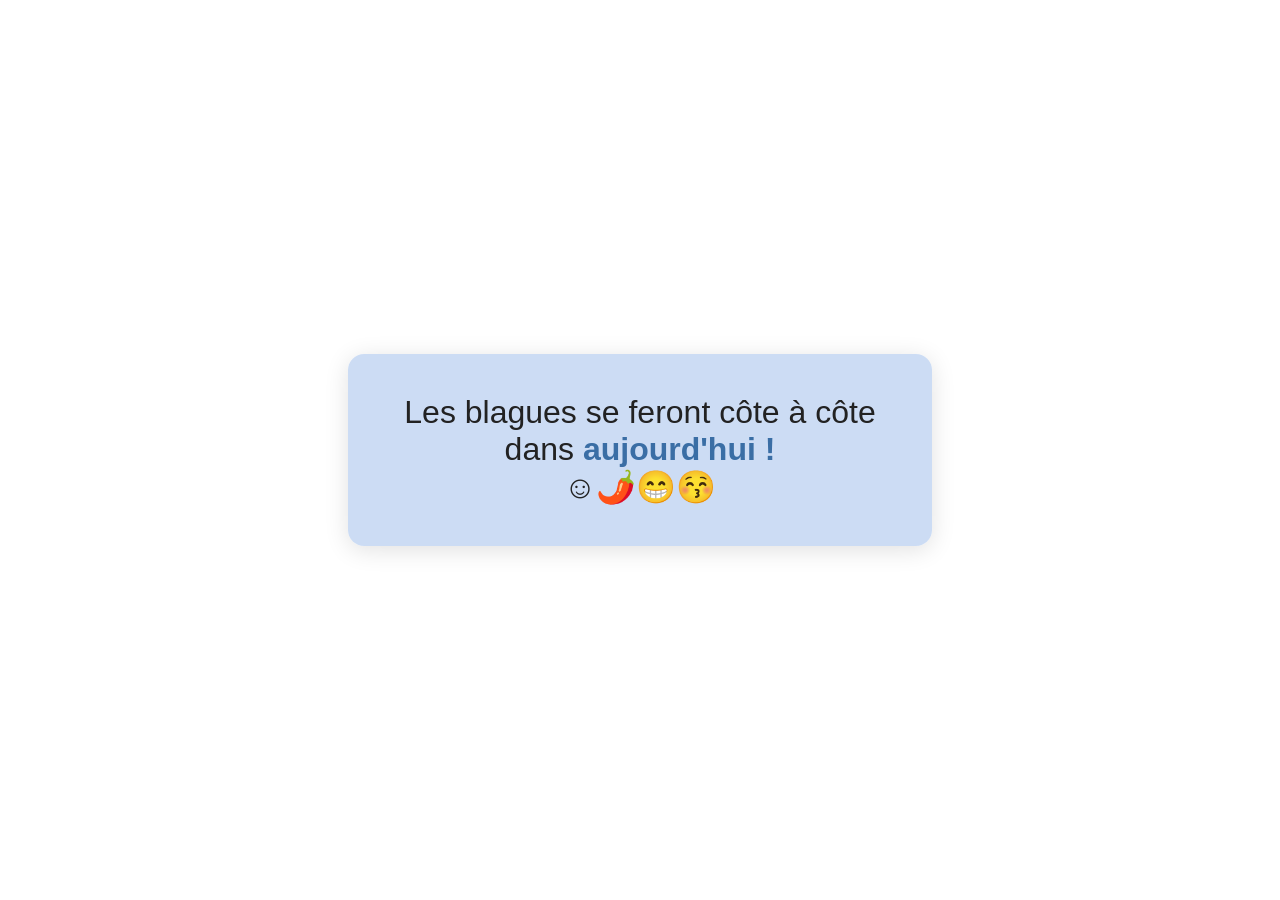
<file: 14-juin/index.html>
<!DOCTYPE html>
<html lang="fr">

<head>
    <meta charset="UTF-8">
    <meta name="viewport" content="width=device-width, initial-scale=1.0">
    <title>Combien de temps avant de faire des blagues côte à côte ?</title>
    <style>
        body::before {
            content: "";
            position: fixed;
            top: 0;
            left: 0;
            width: 100vw;
            height: 100vh;
            z-index: 0;
            background: url('https://images.unsplash.com/photo-1440428099904-c6d459a7e7b5?q=80&w=2670&auto=format&fit=crop&ixlib=rb-4.1.0&ixid=M3wxMjA3fDB8MHxwaG90by1wYWdlfHx8fGVufDB8fHx8fA%3D%3D') no-repeat center center fixed;
            background-size: cover;
            filter: blur(4px) brightness(0.9);
            opacity: 0.75;
        }

        body {
            min-height: 100vh;
            display: flex;
            align-items: center;
            justify-content: center;
            margin: 0;
            position: relative;
            z-index: 1;
        }

        .encart {
            background: rgba(200, 217, 243, 0.92);
            border-radius: 16px;
            box-shadow: 0 4px 24px rgba(0, 0, 0, 0.12);
            padding: 2.5rem 3.5rem;
            font-size: 2rem;
            font-family: 'Segoe UI', Arial, sans-serif;
            text-align: center;
            color: #222;
            position: relative;
            z-index: 2;
        }

        .age {
            font-weight: bold;
            color: #3a6ea5;
        }
    </style>
</head>

<body>
    <div class="encart">
        Les blagues se feront côte à côte
        <br>
        dans <span class="age" id="age"></span>
        <br>
        ☺️🌶️😁😚
    </div>
    <script>
        function computeCountdown(target) {
            const now = new Date();
            if (target <= now) {
                return null;
            }

            let years = target.getFullYear() - now.getFullYear();
            let months = target.getMonth() - now.getMonth();
            let days = target.getDate() - now.getDate();
            let hours = target.getHours() - now.getHours();
            let minutes = target.getMinutes() - now.getMinutes();

            if (minutes < 0) {
                minutes += 60;
                hours--;
            }
            if (hours < 0) {
                hours += 24;
                days--;
            }
            if (days < 0) {
                const prevMonth = new Date(target.getFullYear(), target.getMonth(), 0);
                days += prevMonth.getDate();
                months--;
            }
            if (months < 0) {
                months += 12;
                years--;
            }
            return { years, months, days, hours, minutes };
        }

        function updateAge() {
            const june14 = new Date(2026, 5, 14, 0, 0); // 14 juin 2026
            const countdown = computeCountdown(june14);

            if (!countdown) {
                document.getElementById('age').textContent = "aujourd'hui !";
                return;
            }

            const { years, months, days, hours, minutes } = countdown;
            let txt = '';
            if (years > 0) txt += years + (years === 1 ? ' an ' : ' ans ');
            if (months > 0) txt += months + ' mois ';
            if (days > 0) txt += days + (days === 1 ? ' jour ' : ' jours ');
            if (hours > 0) txt += hours + (hours === 1 ? ' heure ' : ' heures ');
            txt += minutes + (minutes === 1 ? ' minute' : ' minutes');
            document.getElementById('age').textContent = txt.trim();
        }
        updateAge();
        setInterval(updateAge, 60 * 1000);
    </script>
</body>

</html>
</file>
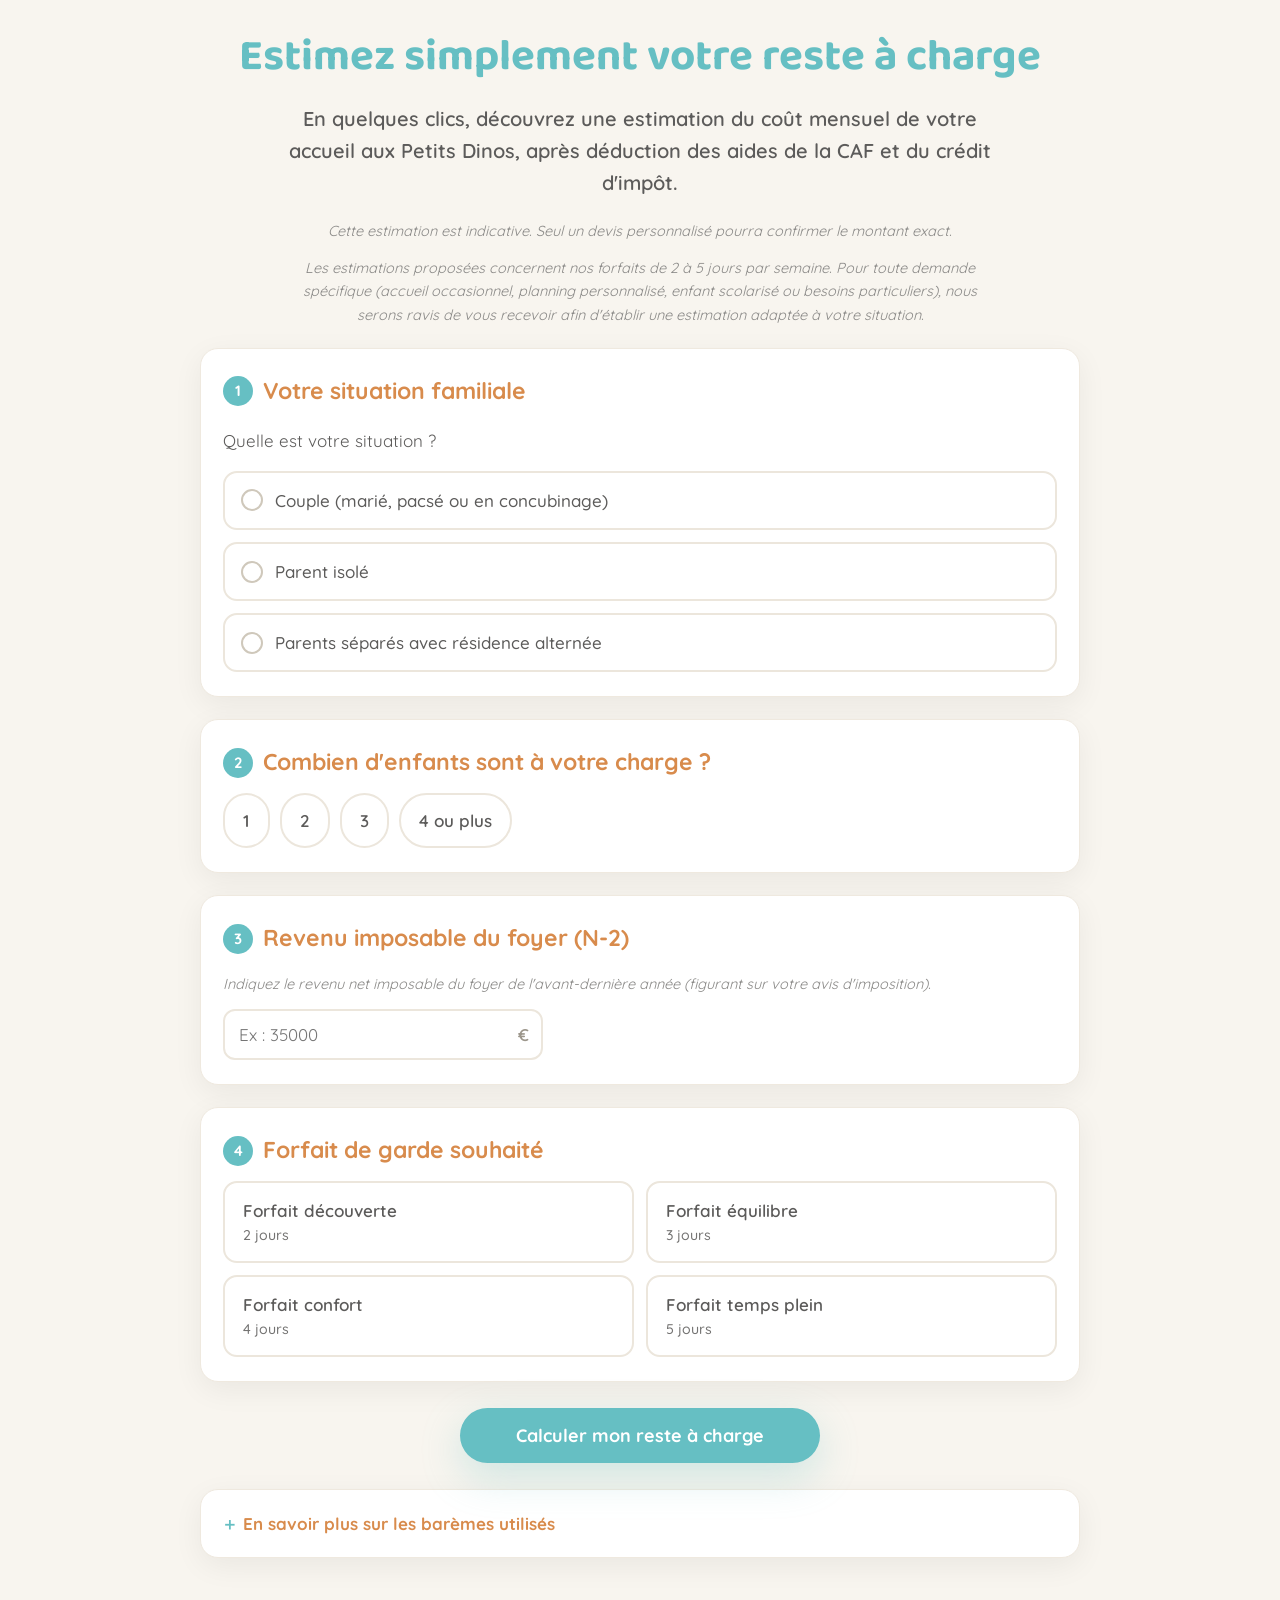
<file: daggy/index.html>
<!DOCTYPE html>
<html lang="fr">

<head>
  <meta charset="UTF-8" />
  <meta name="viewport" content="width=device-width, initial-scale=1.0" />
  <title>Estimez votre reste à charge — Les Petits Dinos</title>

  <!-- Police Quicksand (sous-titres + corps de texte) -->
  <link rel="preconnect" href="https://fonts.googleapis.com" />
  <link rel="preconnect" href="https://fonts.gstatic.com" crossorigin />
  <link
    href="https://fonts.googleapis.com/css2?family=Quicksand:wght@400;500;600;700&family=Baloo+2:wght@500;600;700&display=swap"
    rel="stylesheet" />

  <style>
    /* =========================================================================
   POLICE DU TITRE : "VAG Rounded Next"
   -------------------------------------------------------------------------
   Cette police n'est pas gratuite/téléchargeable automatiquement.
   - Si tu possèdes le fichier de la police (.woff2 / .otf), dépose-le à côté
     de cette page et dé-commente le bloc @font-face ci-dessous en mettant le
     bon nom de fichier. Le titre l'utilisera alors automatiquement.
   - Sinon, une police arrondie de remplacement très proche ("Baloo 2") est
     utilisée pour conserver le même style.
   =========================================================================
*/
    /*
@font-face {
  font-family: "VAG Rounded Next";
  src: url("VAGRoundedNext.woff2") format("woff2");
  font-weight: 400 700;
  font-display: swap;
}
*/
  </style>

  <!-- =========================================================================
     ⚙️  CONFIG  —  ZONE À MODIFIER FACILEMENT
     -------------------------------------------------------------------------
     Tout ce que tu peux changer toi-même se trouve dans le bloc CONFIG juste
     en dessous (au début de la balise <script>). Tu n'as PAS besoin de
     toucher au reste de la page.

     Tu peux notamment changer :
       • le prix de tes forfaits (mensuel + tarif horaire) ;
       • les montants de prise en charge CAF (CMG) ;
       • les plafonds de revenus ;
       • les règles du crédit d'impôt.

     Pour passer un jour d'un "forfait jour" à un "forfait heure", voir la note
     "MODE TARIFAIRE" dans la CONFIG.
     ========================================================================= -->

  <style>
    :root {
      /* 🎨 Couleurs (modifiables) */
      --turquoise: #66BFC3;
      /* Titres */
      --orange: #D88B4C;
      /* Sous-titres */
      --texte: #5C5B5A;
      /* Corps de texte */
      --beige: #F8F5EF;
      /* Fond de page */

      --turquoise-clair: #e3f3f4;
      --orange-clair: #f7e9db;
      --blanc: #ffffff;
      --ombre: 0 8px 30px rgba(0, 0, 0, .06);
      --ombre-forte: 0 14px 40px rgba(102, 191, 195, .28);
      --radius: 18px;

      --font-titre: "VAG Rounded Next", "Baloo 2", "Quicksand", system-ui, sans-serif;
      --font-corps: "Quicksand", system-ui, -apple-system, sans-serif;
    }

    * {
      box-sizing: border-box;
    }

    body {
      margin: 0;
      background: var(--beige);
      color: var(--texte);
      font-family: var(--font-corps);
      font-size: 17px;
      line-height: 1.6;
      -webkit-font-smoothing: antialiased;
    }

    .wrap {
      max-width: 920px;
      margin: 0 auto;
      padding: 32px 20px 80px;
    }

    /* ---------- Titres ---------- */
    h1 {
      font-family: var(--font-titre);
      color: var(--turquoise);
      font-size: clamp(28px, 5vw, 44px);
      line-height: 1.15;
      margin: 0 0 18px;
      text-align: center;
    }

    h2 {
      font-family: var(--font-corps);
      color: var(--orange);
      font-weight: 700;
      font-size: clamp(18px, 3.2vw, 23px);
      margin: 0 0 14px;
    }

    .intro {
      text-align: center;
      max-width: 720px;
      margin: 0 auto 14px;
    }

    .intro .lead {
      font-weight: 600;
      color: var(--texte);
      font-size: clamp(17px, 2.4vw, 20px);
    }

    .note {
      font-size: 14.5px;
      color: #8a8987;
      font-style: italic;
    }

    /* ---------- Carte étape ---------- */
    .card {
      background: var(--blanc);
      border-radius: var(--radius);
      box-shadow: var(--ombre);
      padding: 24px 22px;
      margin: 22px 0;
      border: 1px solid #efe9df;
    }

    .step-num {
      display: inline-flex;
      align-items: center;
      justify-content: center;
      width: 30px;
      height: 30px;
      border-radius: 50%;
      background: var(--turquoise);
      color: #fff;
      font-weight: 700;
      font-size: 15px;
      margin-right: 10px;
      flex: 0 0 auto;
    }

    .step-head {
      display: flex;
      align-items: center;
      margin-bottom: 6px;
    }

    .step-head h2 {
      margin: 0;
    }

    /* ---------- Options (radios stylisées) ---------- */
    .options {
      display: grid;
      gap: 12px;
      margin-top: 12px;
    }

    .opt {
      position: relative;
      display: flex;
      align-items: center;
      gap: 12px;
      padding: 14px 16px;
      border: 2px solid #ece6dc;
      border-radius: 14px;
      cursor: pointer;
      transition: all .15s ease;
      background: #fff;
      font-weight: 500;
    }

    .opt:hover {
      border-color: var(--turquoise);
      background: var(--turquoise-clair);
    }

    .opt input {
      position: absolute;
      opacity: 0;
      pointer-events: none;
    }

    .opt .dot {
      width: 22px;
      height: 22px;
      border-radius: 50%;
      border: 2px solid #cfc8bb;
      flex: 0 0 auto;
      display: flex;
      align-items: center;
      justify-content: center;
      transition: all .15s ease;
    }

    .opt input:checked+.dot {
      border-color: var(--turquoise);
    }

    .opt input:checked+.dot::after {
      content: "";
      width: 12px;
      height: 12px;
      border-radius: 50%;
      background: var(--turquoise);
    }

    .opt.selected {
      border-color: var(--turquoise);
      background: var(--turquoise-clair);
    }

    /* Options "puces" en ligne (enfants / forfaits) */
    .chips {
      display: flex;
      flex-wrap: wrap;
      gap: 10px;
      margin-top: 12px;
    }

    .chip {
      position: relative;
      padding: 12px 18px;
      border: 2px solid #ece6dc;
      border-radius: 999px;
      cursor: pointer;
      font-weight: 600;
      background: #fff;
      transition: all .15s ease;
      user-select: none;
    }

    .chip:hover {
      border-color: var(--turquoise);
    }

    .chip input {
      position: absolute;
      opacity: 0;
      pointer-events: none;
    }

    .chip.selected {
      background: var(--turquoise);
      color: #fff;
      border-color: var(--turquoise);
    }

    #forfaits {
      display: grid;
      grid-template-columns: 1fr 1fr;
      gap: 12px;
      margin-top: 12px;
    }

    .forfait-chip {
      border-radius: 14px;
      padding: 14px 18px;
      text-align: left;
      position: relative;
      display: flex;
      flex-direction: column;
      border: 2px solid #ece6dc;
      cursor: pointer;
      font-weight: 600;
      background: #fff;
      transition: all .15s ease;
      user-select: none;
    }

    .forfait-chip:hover {
      border-color: var(--turquoise);
    }

    .forfait-chip input {
      position: absolute;
      opacity: 0;
      pointer-events: none;
    }

    .forfait-chip.selected {
      background: var(--turquoise);
      color: #fff;
      border-color: var(--turquoise);
    }

    .forfait-chip small {
      display: block;
      font-weight: 500;
      opacity: .85;
    }

    /* ---------- Champs ---------- */
    .field {
      margin-top: 14px;
    }

    label.lbl {
      display: block;
      font-weight: 600;
      margin-bottom: 6px;
    }

    input[type="number"] {
      width: 100%;
      max-width: 320px;
      padding: 13px 14px;
      border: 2px solid #ece6dc;
      border-radius: 12px;
      font-family: var(--font-corps);
      font-size: 17px;
      color: var(--texte);
      background: #fff;
    }

    input[type="number"]:focus {
      outline: none;
      border-color: var(--turquoise);
    }

    .suffix-eu {
      position: relative;
      max-width: 320px;
    }

    .suffix-eu::after {
      content: "€";
      position: absolute;
      right: 14px;
      top: 50%;
      transform: translateY(-50%);
      color: #9c968b;
      font-weight: 600;
    }

    /* ---------- Messages contextuels ---------- */
    .hint {
      margin-top: 14px;
      padding: 14px 16px;
      border-radius: 12px;
      font-size: 15px;
      display: none;
    }

    .hint.show {
      display: block;
    }

    .hint.info {
      background: var(--turquoise-clair);
      border: 1px solid #bfe3e4;
      color: #3b8a8d;
    }

    .hint.warn {
      background: #fbeede;
      border: 1px solid #f0d2ac;
      color: #a8682f;
    }

    .hidden {
      display: none !important;
    }

    /* ---------- Bouton ---------- */
    .btn {
      display: inline-flex;
      align-items: center;
      gap: 10px;
      justify-content: center;
      background: var(--turquoise);
      color: #fff;
      border: none;
      cursor: pointer;
      font-family: var(--font-corps);
      font-weight: 700;
      font-size: 18px;
      padding: 16px 30px;
      border-radius: 999px;
      box-shadow: var(--ombre-forte);
      transition: transform .12s ease, filter .12s ease;
      width: 100%;
      max-width: 360px;
    }

    .btn:hover {
      filter: brightness(1.04);
      transform: translateY(-1px);
    }

    .btn.secondary {
      background: var(--orange);
      box-shadow: 0 14px 40px rgba(216, 139, 76, .28);
    }

    .btn.ghost {
      background: #fff;
      color: var(--turquoise);
      border: 2px solid var(--turquoise);
      box-shadow: none;
    }

    .center {
      text-align: center;
    }

    .btn-row {
      display: flex;
      justify-content: center;
      margin-top: 26px;
    }

    .error-msg {
      color: #c0392b;
      font-weight: 600;
      text-align: center;
      margin-top: 14px;
      display: none;
    }

    .error-msg.show {
      display: block;
    }

    /* ---------- Résultats ---------- */
    #resultats {
      display: none;
      margin-top: 14px;
    }

    .result-grid {
      display: grid;
      grid-template-columns: repeat(2, 1fr);
      gap: 16px;
      margin-top: 18px;
    }

    .rcard {
      background: #fff;
      border-radius: var(--radius);
      border: 2px solid #efe7da;
      padding: 20px 18px;
      text-align: center;
      box-shadow: var(--ombre);
    }

    .rcard .rtitle {
      font-family: var(--font-corps);
      font-weight: 700;
      color: var(--orange);
      font-size: 17px;
      margin-bottom: 4px;
    }

    .rcard .rdays {
      font-size: 13px;
      color: #9c968b;
      margin-bottom: 12px;
    }

    .rcard .rmonth {
      font-size: 30px;
      font-weight: 700;
      color: var(--texte);
      line-height: 1.1;
    }

    .rcard .rmonth small {
      font-size: 15px;
      font-weight: 600;
      color: #9c968b;
    }

    .rcard .rsub {
      font-size: 14px;
      color: #7d7c7a;
      margin-top: 8px;
    }

    .rcard.choisi {
      grid-column: 1 / -1;
      border: 3px solid var(--turquoise);
      background: linear-gradient(180deg, var(--turquoise-clair), #fff);
      box-shadow: var(--ombre-forte);
      transform: scale(1);
    }

    .rcard.choisi .rtitle {
      color: var(--turquoise);
      font-size: 22px;
    }

    .rcard.choisi .badge {
      display: inline-block;
      background: var(--turquoise);
      color: #fff;
      font-size: 12px;
      font-weight: 700;
      padding: 4px 12px;
      border-radius: 999px;
      margin-bottom: 10px;
      letter-spacing: .3px;
    }

    .rcard.choisi .rmonth {
      font-size: 44px;
      color: var(--turquoise);
    }

    .result-intro {
      text-align: center;
    }

    .result-intro h2 {
      color: var(--turquoise);
      font-family: var(--font-titre);
      font-size: clamp(22px, 4vw, 32px);
    }

    /* ---------- Accordéon "En savoir plus" ---------- */
    details.more {
      margin-top: 26px;
      background: #fff;
      border-radius: var(--radius);
      border: 1px solid #efe9df;
      padding: 4px 20px;
      box-shadow: var(--ombre);
    }

    details.more summary {
      cursor: pointer;
      font-weight: 700;
      color: var(--orange);
      padding: 16px 0;
      list-style: none;
    }

    details.more summary::-webkit-details-marker {
      display: none;
    }

    details.more summary::before {
      content: "＋ ";
      color: var(--turquoise);
    }

    details.more[open] summary::before {
      content: "－ ";
    }

    table.bareme {
      width: 100%;
      border-collapse: collapse;
      font-size: 14px;
      margin: 8px 0 20px;
    }

    table.bareme th,
    table.bareme td {
      border: 1px solid #eadfce;
      padding: 8px 10px;
      text-align: center;
    }

    #table-plafonds th,
    #table-plafonds td {
      padding: 7px 8px;
    }

    table.bareme th {
      background: var(--turquoise-clair);
      color: #3b8a8d;
      font-weight: 700;
    }

    table.bareme caption {
      text-align: left;
      font-weight: 700;
      color: var(--texte);
      margin-bottom: 8px;
    }

    /* ---------- Responsive ---------- */
    @media (max-width: 560px) {
      body {
        font-size: 16px;
      }

      .result-grid {
        grid-template-columns: 1fr;
      }

      #forfaits {
        grid-template-columns: 1fr;
      }

      .card {
        padding: 20px 16px;
      }
    }
  </style>
</head>

<body>
  <div class="wrap">

    <!-- ============ INTRO ============ -->
    <h1>Estimez simplement votre reste à charge</h1>
    <div class="intro">
      <p class="lead">En quelques clics, découvrez une estimation du coût mensuel de votre accueil aux Petits Dinos,
        après déduction des aides de la CAF et du crédit d'impôt.</p>
      <p class="note">Cette estimation est indicative. Seul un devis personnalisé pourra confirmer le montant exact.</p>
      <p class="note">Les estimations proposées concernent nos forfaits de 2 à 5 jours par semaine. Pour toute demande
        spécifique (accueil occasionnel, planning personnalisé, enfant scolarisé ou besoins particuliers), nous serons
        ravis de vous recevoir afin d'établir une estimation adaptée à votre situation.</p>
    </div>

    <!-- ============ FORMULAIRE ============ -->
    <form id="form" novalidate>

      <!-- ÉTAPE 1 : situation familiale -->
      <section class="card">
        <div class="step-head"><span class="step-num">1</span>
          <h2>Votre situation familiale</h2>
        </div>
        <p>Quelle est votre situation ?</p>
        <div class="options" id="situation">
          <label class="opt"><input type="radio" name="situation" value="couple"><span class="dot"></span>Couple (marié,
            pacsé ou en concubinage)</label>
          <label class="opt"><input type="radio" name="situation" value="isole"><span class="dot"></span>Parent
            isolé</label>
          <label class="opt"><input type="radio" name="situation" value="alternee"><span class="dot"></span>Parents
            séparés avec résidence alternée</label>
        </div>

        <!-- Question complémentaire si résidence alternée -->
        <div id="bloc-alternee" class="hidden field">
          <label class="lbl">Êtes-vous le parent qui percevra les aides de la CAF ?</label>
          <div class="options" id="percoit-caf">
            <label class="opt"><input type="radio" name="percoit" value="oui"><span class="dot"></span>Oui</label>
            <label class="opt"><input type="radio" name="percoit" value="non"><span class="dot"></span>Non</label>
            <label class="opt"><input type="radio" name="percoit" value="nsp"><span class="dot"></span>Je ne sais pas
              encore</label>
          </div>
          <div id="hint-non" class="hint warn">L'estimation ne peut être réalisée que pour le parent qui percevra le
            CMG. Nous pourrons vous accompagner lors de votre rendez-vous.</div>
          <div id="hint-nsp" class="hint info">Cette estimation est réalisée à titre indicatif. Le montant définitif
            dépendra du parent allocataire déclaré auprès de la CAF.</div>
        </div>
      </section>

      <!-- ÉTAPE 2 : enfants à charge -->
      <section class="card">
        <div class="step-head"><span class="step-num">2</span>
          <h2>Combien d'enfants sont à votre charge ?</h2>
        </div>
        <div class="chips" id="enfants">
          <label class="chip"><input type="radio" name="enfants" value="1">1</label>
          <label class="chip"><input type="radio" name="enfants" value="2">2</label>
          <label class="chip"><input type="radio" name="enfants" value="3">3</label>
          <label class="chip"><input type="radio" name="enfants" value="4plus">4 ou plus</label>
        </div>
        <div id="bloc-nb-enfants" class="hidden field">
          <label class="lbl" for="nbEnfants">Indiquez le nombre exact d'enfants</label>
          <input type="number" id="nbEnfants" min="4" step="1" placeholder="4" inputmode="numeric">
        </div>
      </section>

      <!-- ÉTAPE 3 : revenus N-2 -->
      <section class="card">
        <div class="step-head"><span class="step-num">3</span>
          <h2>Revenu imposable du foyer (N-2)</h2>
        </div>
        <p class="note">Indiquez le revenu net imposable du foyer de l'avant-dernière année (figurant sur votre avis
          d'imposition).</p>
        <div class="field suffix-eu">
          <input type="number" id="revenu" min="0" step="1" placeholder="Ex : 35000" inputmode="numeric">
        </div>
      </section>

      <!-- ÉTAPE 4 : forfait -->
      <section class="card">
        <div class="step-head"><span class="step-num">4</span>
          <h2>Forfait de garde souhaité</h2>
        </div>
        <div id="forfaits"><!-- rempli par le script --></div>
      </section>

      <div class="error-msg" id="error">Merci de compléter toutes les étapes pour lancer l'estimation.</div>

      <div class="btn-row">
        <button type="submit" class="btn" id="btn-calc">Calculer mon reste à charge</button>
      </div>
    </form>

    <!-- ============ RÉSULTATS ============ -->
    <section id="resultats" class="card">
      <div class="result-intro">
        <h2>Votre reste à charge, toutes aides déduites</h2>
        <p class="note">(hors participation éventuelle de votre entreprise)</p>
      </div>

      <div class="result-grid" id="cartes"><!-- rempli par le script --></div>

      <p class="note center" style="margin-top:24px;">Cette estimation est communiquée à titre indicatif. Seul un devis
        établi par Les Petits Dinos fait foi. Pour obtenir un devis personnalisé, merci de bien vouloir nous contacter.
      </p>

      <div class="btn-row">
        <!-- 👉 Plus tard : remplacer le href "#" par une adresse mail (mailto:...) ou un lien d'agenda en ligne -->
        <a class="btn secondary" id="btn-rdv" href="#">Prendre rendez-vous</a>
      </div>

      <div class="btn-row" style="margin-top:12px;">
        <button type="button" class="btn ghost" id="btn-reset">Modifier mes informations</button>
      </div>
    </section>

    <!-- ============ EN SAVOIR PLUS (barèmes) ============ -->
    <details class="more">
      <summary>En savoir plus sur les barèmes utilisés</summary>

      <div style="overflow-x:auto;">
        <table class="bareme" id="table-plafonds" style="font-size:13px; min-width:480px;">
          <caption>Plafonds de revenus 2024 (en vigueur jusqu'au 31 décembre 2026)</caption>
          <thead>
            <tr>
              <th>Enfant(s) à charge</th>
              <th>Tranche 1 : revenus inférieurs à</th>
              <th>Tranche 2 : revenus ne dépassant pas</th>
              <th>Tranche 3 : revenus supérieurs à</th>
            </tr>
          </thead>
          <tbody><!-- rempli par le script --></tbody>
        </table>
      </div>
      <p class="note">Ces plafonds sont majorés de 40 % si vous élevez seul votre ou vos enfants.</p>

      <table class="bareme" id="table-cmg" style="margin-top:24px;">
        <caption>Prise en charge mensuelle (micro-crèche), enfant de moins de 3 ans</caption>
        <thead>
          <tr>
            <th>Âge de l'enfant gardé</th>
            <th>Tranche 1</th>
            <th>Tranche 2</th>
            <th>Tranche 3</th>
          </tr>
        </thead>
        <tbody><!-- rempli par le script --></tbody>
      </table>
    </details>

  </div>

  <script>
    /* =========================================================================
       ⚙️ CONFIG — MODIFIE UNIQUEMENT LES VALEURS CI-DESSOUS
       ========================================================================= */
    const CONFIG = {

      /* --- TES FORFAITS ---------------------------------------------------------
         Pour chaque forfait :
           nom        : nom affiché (ex. "Forfait temps plein")
           jours      : nombre de jours par semaine
           prixMois   : prix du forfait en € par mois
           tarifHeure : tarif horaire affiché en € (information)
         L'ordre n'a pas d'importance, les cartes seront affichées de 5 → 2 jours.
    
         ➜ MODE TARIFAIRE : aujourd'hui tu factures au mois (prixMois).
            Si un jour tu passes en "forfait heure", il te suffira de recalculer
            prixMois = tarifHeure × heuresParMois (voir plus bas). Les calculs
            d'aides se basent toujours sur le coût mensuel (prixMois).
      ------------------------------------------------------------------------- */
      forfaits: [
        { id: "5j", nom: "Forfait temps plein", sous: "5 jours", jours: 5, prixMois: 1700, tarifHeure: 8.5 },
        { id: "4j", nom: "Forfait confort", sous: "4 jours", jours: 4, prixMois: 1440, tarifHeure: 9 },
        { id: "3j", nom: "Forfait équilibre", sous: "3 jours", jours: 3, prixMois: 1140, tarifHeure: 9.5 },
        { id: "2j", nom: "Forfait découverte", sous: "2 jours", jours: 2, prixMois: 800, tarifHeure: 10 },
      ],

      /* Nombre d'heures de garde par jour et nombre de semaines facturées par mois.
         Sert à convertir le coût mensuel en coût journalier et horaire.          */
      heuresParJour: 10,
      semainesParMois: 4,

      /* --- PRISE EN CHARGE CAF (CMG) en € / mois, selon la tranche ------------- */
      /* (Tableau "Vous avez recours à une micro-crèche", enfant de moins de 3 ans) */
      cmg: { tranche1: 992.13, tranche2: 855.25, tranche3: 718.41 },

      /* --- PLAFONDS DE REVENUS (€ / an) --------------------------------------- */
      plafonds: {
        tranche1_1enfant: 24333,   // seuil tranche 1 pour 1 enfant
        tranche2_1enfant: 54075,   // seuil tranche 2 pour 1 enfant
        parEnfantSupp_tranche1: 3453,
        parEnfantSupp_tranche2: 7676,
        majorationParentIsole: 1.40, // +40 % pour un parent isolé
      },

      /* --- RÈGLE DU RESTE À CHARGE MINIMUM ------------------------------------ */
      resteAChargeMinimum: 0.15,   // il reste toujours au moins 15 % à charge

      /* --- CRÉDIT D'IMPÔT ----------------------------------------------------- */
      creditImpot: {
        taux: 0.50,                 // 50 % des frais de garde
        plafondDepensesAnnuel: 3500 // dépenses retenues plafonnées à 3500 €/an
        // → réduction maximale = 3500 × 50 % = 1750 € / an
      },
    };
    /* =========================================================================
       FIN DE LA CONFIG — tu n'as normalement pas besoin de modifier en dessous
       ========================================================================= */


    /* ---------- Utilitaires ---------- */
    const $ = (s, el = document) => el.querySelector(s);
    const $$ = (s, el = document) => [...el.querySelectorAll(s)];
    const eur0 = n => Math.round(n).toLocaleString("fr-FR") + " €";
    const eur2 = n => n.toLocaleString("fr-FR", { minimumFractionDigits: 2, maximumFractionDigits: 2 }) + " €";

    /* ---------- Remplissage dynamique ---------- */
    function initForfaits() {
      const wrap = $("#forfaits");
      // affichés de 2 vers 5 jours
      [...CONFIG.forfaits].sort((a, b) => a.jours - b.jours).forEach(f => {
        const label = document.createElement("label");
        label.className = "chip forfait-chip";
        label.innerHTML = `<input type="radio" name="forfait" value="${f.id}">${f.nom}
      <small>${f.sous}</small>`;
        wrap.appendChild(label);
      });
    }

    function initBaremes() {
      // Tableau plafonds (exemples pour 1, 2, 3 enfants)
      const tb = $("#table-plafonds tbody");
      [1, 2, 3].forEach(n => {
        const t1 = plafondTranche1(n), t2 = plafondTranche2(n);
        tb.insertAdjacentHTML("beforeend",
          `<tr><td>${n} enfant${n > 1 ? "s" : ""}</td><td>${eur0(t1)}</td><td>${eur0(t2)}</td><td>${eur0(t2)}</td></tr>`);
      });
      tb.insertAdjacentHTML("beforeend",
        `<tr><td>Par enfant en plus</td><td>+ ${eur0(CONFIG.plafonds.parEnfantSupp_tranche1)}</td>
     <td colspan="2">+ ${eur0(CONFIG.plafonds.parEnfantSupp_tranche2)}</td></tr>`);

      // Tableau CMG
      $("#table-cmg tbody").innerHTML =
        `<tr><td>- de 3 ans</td><td>${eur2(CONFIG.cmg.tranche1)}</td>
     <td>${eur2(CONFIG.cmg.tranche2)}</td><td>${eur2(CONFIG.cmg.tranche3)}</td></tr>`;
    }

    /* ---------- Plafonds / tranche ---------- */
    function plafondTranche1(nbEnfants) {
      return CONFIG.plafonds.tranche1_1enfant + (nbEnfants - 1) * CONFIG.plafonds.parEnfantSupp_tranche1;
    }
    function plafondTranche2(nbEnfants) {
      return CONFIG.plafonds.tranche2_1enfant + (nbEnfants - 1) * CONFIG.plafonds.parEnfantSupp_tranche2;
    }
    function trouverTranche(revenu, nbEnfants, parentIsole) {
      let t1 = plafondTranche1(nbEnfants);
      let t2 = plafondTranche2(nbEnfants);
      if (parentIsole) {
        t1 *= CONFIG.plafonds.majorationParentIsole;
        t2 *= CONFIG.plafonds.majorationParentIsole;
      }
      if (revenu < t1) return 1;
      if (revenu <= t2) return 2;
      return 3;
    }

    /* ---------- Calcul du reste à charge pour UN forfait ---------- */
    function calculerForfait(forfait, tranche) {
      const cout = forfait.prixMois;
      const cmgMax = CONFIG.cmg["tranche" + tranche];

      // L'aide CAF ne peut pas réduire le coût en dessous de 15 % de reste à charge
      const aideMax = cout * (1 - CONFIG.resteAChargeMinimum);
      const aideCAF = Math.min(cmgMax, aideMax);

      const racAvantCI = cout - aideCAF;             // reste à charge mensuel avant crédit d'impôt

      // Crédit d'impôt : 50 % du reste à charge annuel, dépenses plafonnées
      const racAnnuel = racAvantCI * 12;
      const depensesRetenues = Math.min(racAnnuel, CONFIG.creditImpot.plafondDepensesAnnuel);
      const creditAnnuel = depensesRetenues * CONFIG.creditImpot.taux;
      const creditMensuel = creditAnnuel / 12;

      const racFinalMois = racAvantCI - creditMensuel;

      const joursParMois = forfait.jours * CONFIG.semainesParMois;
      const heuresParMois = joursParMois * CONFIG.heuresParJour;

      return {
        forfait,
        mois: racFinalMois,
        jour: racFinalMois / joursParMois,
        heure: racFinalMois / heuresParMois,
      };
    }

    /* ---------- Affichage des résultats ---------- */
    function afficherResultats(tranche, idForfaitChoisi) {
      const cartes = $("#cartes");
      cartes.innerHTML = "";

      const ordonnes = [...CONFIG.forfaits].sort((a, b) => b.jours - a.jours);
      ordonnes.forEach(f => {
        const r = calculerForfait(f, tranche);
        const choisi = (f.id === idForfaitChoisi);
        const carte = document.createElement("div");
        carte.className = "rcard" + (choisi ? " choisi" : "");
        carte.innerHTML = `
      ${choisi ? '<div class="badge">FORFAIT CHOISI</div>' : ''}
      <div class="rtitle">${f.nom}</div>
      <div class="rdays">${f.sous}</div>
      <div class="rmonth">${eur0(r.mois)} <small>/ mois</small></div>
      <div class="rsub">${eur2(r.jour)} / jour · ${eur2(r.heure)} / heure</div>`;
        cartes.appendChild(carte);
      });

      $("#form").classList.add("hidden");
      const res = $("#resultats");
      res.style.display = "block";
      // On centre la vue sur la carte du forfait choisi
      const carteChoisie = res.querySelector(".rcard.choisi");
      (carteChoisie || res).scrollIntoView({ behavior: "smooth", block: "center" });
    }

    /* ---------- Interactions ---------- */
    function setupInteractions() {
      // surlignage des options/chips sélectionnées
      function refreshSelected(name) {
        $$(`input[name="${name}"]`).forEach(i => {
          const box = i.closest(".opt, .chip");
          if (box) box.classList.toggle("selected", i.checked);
        });
      }

      // ÉTAPE 1 — situation
      $$('input[name="situation"]').forEach(i => i.addEventListener("change", () => {
        refreshSelected("situation");
        $("#bloc-alternee").classList.toggle("hidden", i.value !== "alternee" || !i.checked);
      }));

      // résidence alternée — qui perçoit la CAF ?
      $$('input[name="percoit"]').forEach(i => i.addEventListener("change", () => {
        refreshSelected("percoit");
        $("#hint-non").classList.toggle("show", i.value === "non");
        $("#hint-nsp").classList.toggle("show", i.value === "nsp");
      }));

      // ÉTAPE 2 — enfants
      $$('input[name="enfants"]').forEach(i => i.addEventListener("change", () => {
        refreshSelected("enfants");
        $("#bloc-nb-enfants").classList.toggle("hidden", i.value !== "4plus");
      }));

      // ÉTAPE 4 — forfait
      $("#forfaits").addEventListener("change", () => refreshSelected("forfait"));

      // Soumission
      $("#form").addEventListener("submit", e => {
        e.preventDefault();
        lancerCalcul();
      });

      // Reset
      $("#btn-reset").addEventListener("click", () => {
        $("#resultats").style.display = "none";
        $("#form").classList.remove("hidden");
        $("#form").scrollIntoView({ behavior: "smooth", block: "start" });
      });
    }

    function showError(msg) {
      const e = $("#error");
      e.textContent = msg;
      e.classList.add("show");
      e.scrollIntoView({ behavior: "smooth", block: "center" });
    }

    function lancerCalcul() {
      $("#error").classList.remove("show");

      const situation = ($('input[name="situation"]:checked') || {}).value;
      const enfantsVal = ($('input[name="enfants"]:checked') || {}).value;
      const revenu = parseFloat($("#revenu").value);
      const idForfait = ($('input[name="forfait"]:checked') || {}).value;

      // Validations
      if (!situation) return showError("Merci d'indiquer votre situation familiale (étape 1).");

      if (situation === "alternee") {
        const percoit = ($('input[name="percoit"]:checked') || {}).value;
        if (!percoit) return showError("Merci d'indiquer si vous percevrez les aides de la CAF (étape 1).");
        if (percoit === "non") return showError("L'estimation ne peut être réalisée que pour le parent qui percevra le CMG. Modifiez votre réponse ou contactez-nous.");
      }

      if (!enfantsVal) return showError("Merci d'indiquer le nombre d'enfants à charge (étape 2).");
      let nbEnfants = enfantsVal === "4plus" ? parseInt($("#nbEnfants").value, 10) : parseInt(enfantsVal, 10);
      if (enfantsVal === "4plus" && (!nbEnfants || nbEnfants < 4))
        return showError("Merci d'indiquer le nombre exact d'enfants (4 ou plus).");

      if (isNaN(revenu) || revenu < 0) return showError("Merci d'indiquer le revenu du foyer N-2 (étape 3).");

      if (!idForfait) return showError("Merci de choisir un forfait (étape 4).");

      const parentIsole = (situation === "isole");
      const tranche = trouverTranche(revenu, nbEnfants, parentIsole);

      afficherResultats(tranche, idForfait);
    }

    /* ---------- Init ---------- */
    initForfaits();
    initBaremes();
    setupInteractions();
  </script>
</body>

</html>
</file>
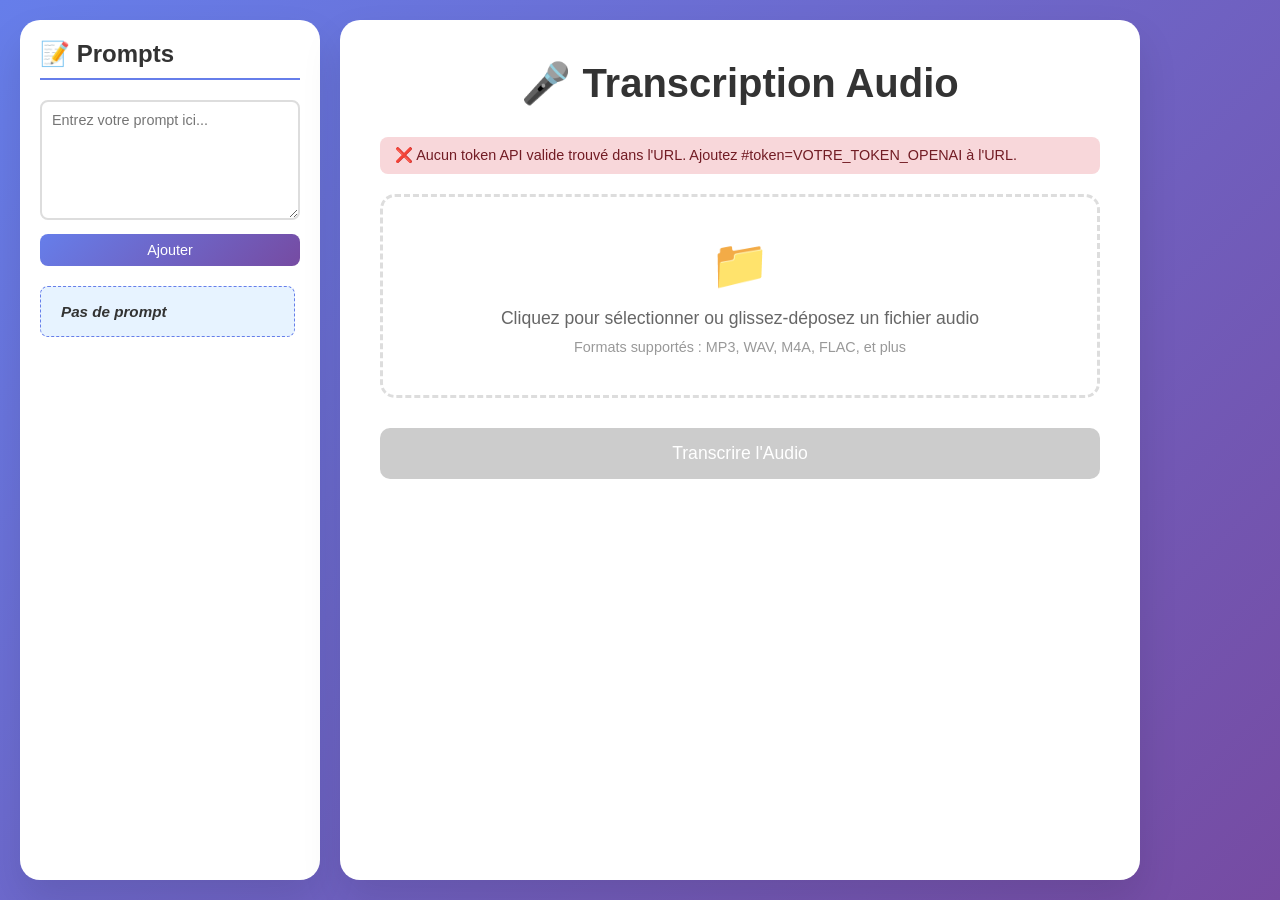
<file: transcription/index.html>
<!DOCTYPE html>
<html lang="en">
<head>
    <meta charset="UTF-8">
    <meta name="viewport" content="width=device-width, initial-scale=1.0">
            <title>Outil de Transcription Audio</title>
    <style>
        * {
            margin: 0;
            padding: 0;
            box-sizing: border-box;
        }

        body {
            font-family: -apple-system, BlinkMacSystemFont, 'Segoe UI', Roboto, sans-serif;
            background: linear-gradient(135deg, #667eea 0%, #764ba2 100%);
            min-height: 100vh;
            display: flex;
            padding: 20px;
            gap: 20px;
        }

        .main-wrapper {
            display: flex;
            width: 100%;
            max-width: 1400px;
            margin: 0 auto;
            gap: 20px;
        }

        .left-panel {
            background: white;
            border-radius: 20px;
            box-shadow: 0 20px 40px rgba(0, 0, 0, 0.1);
            padding: 20px;
            width: 300px;
            min-width: 300px;
            max-height: calc(100vh - 40px);
            display: flex;
            flex-direction: column;
        }

        .left-panel h2 {
            color: #333;
            margin-bottom: 20px;
            font-size: 1.5rem;
            font-weight: 700;
            border-bottom: 2px solid #667eea;
            padding-bottom: 10px;
        }

        .prompt-form {
            margin-bottom: 20px;
        }

        .prompt-input {
            width: 100%;
            padding: 10px;
            border: 2px solid #ddd;
            border-radius: 8px;
            font-size: 0.9rem;
            margin-bottom: 10px;
            font-family: inherit;
            resize: vertical;
            min-height: 120px;
        }

        .prompt-input:focus {
            outline: none;
            border-color: #667eea;
        }

        .prompt-actions {
            display: flex;
            gap: 10px;
        }

        .btn-small {
            padding: 8px 16px;
            font-size: 0.9rem;
            border-radius: 8px;
            border: none;
            cursor: pointer;
            transition: all 0.3s ease;
            flex: 1;
        }

        .btn-add {
            background: linear-gradient(135deg, #667eea 0%, #764ba2 100%);
            color: white;
        }

        .btn-add:hover {
            transform: translateY(-1px);
            box-shadow: 0 5px 10px rgba(102, 126, 234, 0.3);
        }

        .btn-cancel {
            background: #6c757d;
            color: white;
        }

        .btn-cancel:hover {
            background: #5a6268;
        }

        .prompts-list {
            flex: 1;
            overflow-y: auto;
            padding-right: 5px;
        }

        .prompt-item {
            background: #f8f9fa;
            border: 1px solid #e9ecef;
            border-radius: 8px;
            padding: 12px;
            margin-bottom: 10px;
            cursor: pointer;
            transition: all 0.3s ease;
            position: relative;
        }

        .prompt-item:hover {
            background: #e9ecef;
            border-color: #667eea;
        }

        .prompt-item.active {
            background: #e7f3ff;
            border-color: #667eea;
        }

        .prompt-item-placeholder {
            background: #f0f0f0;
            border: 1px dashed #ccc;
            border-radius: 8px;
            padding: 12px;
            margin-bottom: 10px;
            cursor: pointer;
            transition: all 0.3s ease;
            opacity: 0.7;
        }

        .prompt-item-placeholder:hover {
            background: #e9ecef;
            border-color: #667eea;
            opacity: 1;
        }

        .prompt-item-placeholder.active {
            background: #e7f3ff;
            border-color: #667eea;
            opacity: 1;
        }

        .prompt-item-placeholder .prompt-item-title {
            font-style: italic;
            color: #999;
        }

        .prompt-item-placeholder.active .prompt-item-title {
            color: #333;
        }

        .prompt-item-header {
            display: flex;
            justify-content: space-between;
            align-items: center;
        }

        .prompt-item-title {
            font-weight: 600;
            color: #333;
            font-size: 0.95rem;
            flex: 1;
            word-break: break-word;
            padding: 4px 8px;
            border-radius: 4px;
            transition: all 0.2s ease;
        }

        .prompt-item-title.editing {
            background: white;
            border: 2px solid #667eea;
            outline: none;
        }

        .prompt-item-title-input {
            width: 100%;
            border: 2px solid #667eea;
            border-radius: 4px;
            padding: 4px 8px;
            font-size: 0.95rem;
            font-weight: 600;
            font-family: inherit;
            background: white;
            color: #333;
        }

        .prompt-item-title-input:focus {
            outline: none;
            border-color: #764ba2;
        }

        .prompt-item-actions {
            display: flex;
            gap: 5px;
            margin-left: 10px;
        }

        .btn-icon {
            background: none;
            border: none;
            cursor: pointer;
            padding: 4px 8px;
            border-radius: 4px;
            font-size: 0.9rem;
            transition: all 0.2s ease;
        }

        .btn-icon:hover {
            background: rgba(0, 0, 0, 0.1);
        }

        .btn-edit {
            color: #667eea;
        }

        .btn-delete {
            color: #dc3545;
        }

        .btn-rename {
            color: #28a745;
        }

        .empty-state {
            text-align: center;
            color: #999;
            padding: 40px 20px;
            font-size: 0.9rem;
        }

        .container {
            background: white;
            border-radius: 20px;
            box-shadow: 0 20px 40px rgba(0, 0, 0, 0.1);
            padding: 40px;
            flex: 1;
            max-width: 800px;
        }

        h1 {
            text-align: center;
            color: #333;
            margin-bottom: 30px;
            font-size: 2.5rem;
            font-weight: 700;
        }

        .upload-area {
            border: 3px dashed #ddd;
            border-radius: 15px;
            padding: 40px;
            text-align: center;
            margin-bottom: 30px;
            transition: all 0.3s ease;
            cursor: pointer;
        }

        .upload-area:hover {
            border-color: #667eea;
            background-color: #f8f9ff;
        }

        .upload-area.dragover {
            border-color: #667eea;
            background-color: #f0f4ff;
        }

        .upload-icon {
            font-size: 3rem;
            color: #667eea;
            margin-bottom: 15px;
        }

        .upload-text {
            color: #666;
            font-size: 1.1rem;
            margin-bottom: 10px;
        }

        .file-input {
            display: none;
        }

        .btn {
            background: linear-gradient(135deg, #667eea 0%, #764ba2 100%);
            color: white;
            border: none;
            padding: 15px 30px;
            border-radius: 10px;
            font-size: 1.1rem;
            cursor: pointer;
            transition: all 0.3s ease;
            width: 100%;
            margin-bottom: 20px;
        }

        .btn:hover {
            transform: translateY(-2px);
            box-shadow: 0 10px 20px rgba(102, 126, 234, 0.3);
        }

        .btn:disabled {
            background: #ccc;
            cursor: not-allowed;
            transform: none;
            box-shadow: none;
        }

        .status {
            text-align: center;
            margin: 20px 0;
            padding: 15px;
            border-radius: 10px;
            font-weight: 500;
        }

        .status.loading {
            background-color: #fff3cd;
            color: #856404;
            border: 1px solid #ffeaa7;
        }

        .status.success {
            background-color: #d4edda;
            color: #155724;
            border: 1px solid #c3e6cb;
        }

        .status.error {
            background-color: #f8d7da;
            color: #721c24;
            border: 1px solid #f5c6cb;
        }

        .result-area {
            margin-top: 30px;
        }

        .result-text {
            background-color: #f8f9fa;
            border: 1px solid #e9ecef;
            border-radius: 10px;
            padding: 20px;
            min-height: 100px;
            font-family: 'Courier New', monospace;
            white-space: pre-wrap;
            word-wrap: break-word;
            margin-bottom: 15px;
        }

        .copy-btn {
            background: #28a745;
            color: white;
            border: none;
            padding: 10px 20px;
            border-radius: 8px;
            cursor: pointer;
            font-size: 0.9rem;
            transition: all 0.3s ease;
        }

        .copy-btn:hover {
            background: #218838;
            transform: translateY(-1px);
        }

        .file-info {
            background-color: #e9ecef;
            padding: 15px;
            border-radius: 10px;
            margin-bottom: 20px;
            display: none;
        }

        .file-info.show {
            display: block;
        }

        .token-status {
            background-color: #d1ecf1;
            color: #0c5460;
            padding: 10px 15px;
            border-radius: 8px;
            margin-bottom: 20px;
            font-size: 0.9rem;
        }

        .token-status.error {
            background-color: #f8d7da;
            color: #721c24;
        }

        @media (max-width: 768px) {
            body {
                flex-direction: column;
            }

            .main-wrapper {
                flex-direction: column;
            }

            .left-panel {
                width: 100%;
                max-height: 400px;
            }
        }
    </style>
</head>
<body>
    <div class="main-wrapper">
        <div class="left-panel">
            <h2>📝 Prompts</h2>
            
            <div class="prompt-form">
                <textarea 
                    id="promptInput" 
                    class="prompt-input" 
                    placeholder="Entrez votre prompt ici..."
                ></textarea>
                <div class="prompt-actions">
                    <button id="savePromptBtn" class="btn-small btn-add">Ajouter</button>
                    <button id="cancelPromptBtn" class="btn-small btn-cancel" style="display: none;">Annuler</button>
                </div>
            </div>

            <div id="promptsList" class="prompts-list">
                <div class="empty-state">Aucun prompt sauvegardé</div>
            </div>
        </div>

        <div class="container">
        <h1>🎤 Transcription Audio</h1>
        
        <div id="tokenStatus" class="token-status">
            <span id="tokenText">Vérification du token API...</span>
        </div>

        <div class="upload-area" id="uploadArea">
            <div class="upload-icon">📁</div>
            <div class="upload-text">Cliquez pour sélectionner ou glissez-déposez un fichier audio</div>
            <div style="color: #999; font-size: 0.9rem;">Formats supportés : MP3, WAV, M4A, FLAC, et plus</div>
            <input type="file" id="fileInput" class="file-input" accept="audio/*">
        </div>

        <div id="fileInfo" class="file-info">
            <strong>Fichier sélectionné :</strong> <span id="fileName"></span><br>
            <strong>Taille :</strong> <span id="fileSize"></span><br>
            <strong>Type :</strong> <span id="fileType"></span>
        </div>

        <button id="transcribeBtn" class="btn" disabled>Transcrire l'Audio</button>

        <div id="status" class="status" style="display: none;"></div>

        <div id="resultArea" class="result-area" style="display: none;">
            <h3>Résultat de la Transcription :</h3>
            <div id="resultText" class="result-text"></div>
            <button id="copyBtn" class="copy-btn">📋 Copier dans le Presse-papiers</button>
        </div>
        </div>
    </div>

    <script>
        let apiToken = '';
        let selectedFile = null;
        let prompts = [];
        let editingPromptId = null;
        let selectedPromptId = 'placeholder'; // Default to placeholder

        // Cookie management functions
        function setCookie(name, value, days = 365) {
            const expires = new Date();
            expires.setTime(expires.getTime() + (days * 24 * 60 * 60 * 1000));
            document.cookie = `${name}=${encodeURIComponent(value)};expires=${expires.toUTCString()};path=/`;
        }

        function getCookie(name) {
            const nameEQ = name + "=";
            const ca = document.cookie.split(';');
            for (let i = 0; i < ca.length; i++) {
                let c = ca[i];
                while (c.charAt(0) === ' ') c = c.substring(1, c.length);
                if (c.indexOf(nameEQ) === 0) {
                    return decodeURIComponent(c.substring(nameEQ.length, c.length));
                }
            }
            return null;
        }

        function deleteCookie(name) {
            document.cookie = `${name}=;expires=Thu, 01 Jan 1970 00:00:00 UTC;path=/;`;
        }

        // Prompt management functions
        function loadPrompts() {
            const promptsJson = getCookie('transcription_prompts');
            if (promptsJson) {
                try {
                    prompts = JSON.parse(promptsJson);
                } catch (e) {
                    console.error('Error parsing prompts from cookie:', e);
                    prompts = [];
                }
            } else {
                prompts = [];
            }
            renderPrompts();
        }

        function savePrompts() {
            setCookie('transcription_prompts', JSON.stringify(prompts));
        }

        function addPrompt(text) {
            if (!text || !text.trim()) {
                return;
            }
            
            const trimmedText = text.trim();
            const defaultTitle = trimmedText.split('\n')[0].substring(0, 50) + (trimmedText.split('\n')[0].length > 50 ? '...' : '');
            
            const prompt = {
                id: Date.now().toString(),
                text: trimmedText,
                title: defaultTitle,
                createdAt: new Date().toISOString()
            };
            
            prompts.unshift(prompt);
            savePrompts();
            // Reset selection to placeholder after adding
            selectedPromptId = 'placeholder';
            renderPrompts();
            clearPromptInput();
        }

        function updatePrompt(id, text) {
            if (!text || !text.trim()) {
                return;
            }
            
            const prompt = prompts.find(p => p.id === id);
            if (prompt) {
                prompt.text = text.trim();
                // Update title if it's still the default (starts with the beginning of text)
                if (!prompt.title || prompt.title === prompt.text.split('\n')[0].substring(0, 50) + '...' || prompt.title === prompt.text.split('\n')[0]) {
                    const defaultTitle = prompt.text.split('\n')[0].substring(0, 50) + (prompt.text.split('\n')[0].length > 50 ? '...' : '');
                    prompt.title = defaultTitle;
                }
                prompt.updatedAt = new Date().toISOString();
                savePrompts();
                renderPrompts();
                clearPromptInput();
                editingPromptId = null;
            }
        }

        function renamePrompt(id) {
            const prompt = prompts.find(p => p.id === id);
            if (!prompt) return;

            const titleElement = document.querySelector(`.prompt-item[data-id="${id}"] .prompt-item-title`);
            if (!titleElement) return;

            const currentTitle = prompt.title || '';
            const input = document.createElement('input');
            input.type = 'text';
            input.className = 'prompt-item-title-input';
            input.value = currentTitle;
            input.style.width = '100%';
            input.style.flex = '1';

            const saveRename = () => {
                const newTitle = input.value.trim();
                if (newTitle) {
                    prompt.title = newTitle;
                    savePrompts();
                    renderPrompts();
                } else {
                    renderPrompts();
                }
            };

            const cancelRename = () => {
                renderPrompts();
            };

            input.addEventListener('blur', saveRename);
            input.addEventListener('keydown', (e) => {
                if (e.key === 'Enter') {
                    e.preventDefault();
                    saveRename();
                } else if (e.key === 'Escape') {
                    e.preventDefault();
                    cancelRename();
                }
            });

            titleElement.replaceWith(input);
            input.focus();
            input.select();
        }

        function deletePrompt(id) {
            if (confirm('Êtes-vous sûr de vouloir supprimer ce prompt ?')) {
                prompts = prompts.filter(p => p.id !== id);
                savePrompts();
                renderPrompts();
                if (editingPromptId === id) {
                    clearPromptInput();
                    editingPromptId = null;
                }
            }
        }

        function clearPromptInput() {
            document.getElementById('promptInput').value = '';
            document.getElementById('cancelPromptBtn').style.display = 'none';
            editingPromptId = null;
        }

        function startEditingPrompt(id) {
            const prompt = prompts.find(p => p.id === id);
            if (prompt) {
                document.getElementById('promptInput').value = prompt.text;
                document.getElementById('cancelPromptBtn').style.display = 'block';
                editingPromptId = id;
                document.getElementById('promptInput').focus();
            }
        }

        function renderPrompts() {
            const promptsList = document.getElementById('promptsList');
            
            // Ensure all prompts have a title (migrate old prompts)
            prompts.forEach(prompt => {
                if (!prompt.title) {
                    const defaultTitle = prompt.text.split('\n')[0].substring(0, 50) + (prompt.text.split('\n')[0].length > 50 ? '...' : '');
                    prompt.title = defaultTitle;
                }
            });
            savePrompts();

            // Build HTML with placeholder always at the top
            let html = `
                <div class="prompt-item-placeholder" data-id="placeholder">
                    <div class="prompt-item-header">
                        <div class="prompt-item-title">Pas de prompt</div>
                    </div>
                </div>
            `;

            if (prompts.length === 0) {
                promptsList.innerHTML = html;
            } else {
                const promptsHtml = prompts.map(prompt => {
                    const title = prompt.title || prompt.text.split('\n')[0].substring(0, 50) + (prompt.text.split('\n')[0].length > 50 ? '...' : '');
                    
                    return `
                        <div class="prompt-item" data-id="${prompt.id}">
                            <div class="prompt-item-header">
                                <div class="prompt-item-title">${escapeHtml(title)}</div>
                                <div class="prompt-item-actions">
                                    <button class="btn-icon btn-rename" onclick="renamePrompt('${prompt.id}')" title="Renommer">🏷️</button>
                                    <button class="btn-icon btn-edit" onclick="startEditingPrompt('${prompt.id}')" title="Modifier">✏️</button>
                                    <button class="btn-icon btn-delete" onclick="deletePrompt('${prompt.id}')" title="Supprimer">🗑️</button>
                                </div>
                            </div>
                        </div>
                    `;
                }).join('');
                
                promptsList.innerHTML = html + promptsHtml;
            }

            // Add click handler for placeholder
            const placeholderItem = promptsList.querySelector('.prompt-item-placeholder');
            if (placeholderItem) {
                // Set placeholder as active if it's the selected one
                if (selectedPromptId === 'placeholder') {
                    placeholderItem.classList.add('active');
                }
                
                placeholderItem.addEventListener('click', () => {
                    // Clear prompt input
                    document.getElementById('promptInput').value = '';
                    // Update selected prompt ID
                    selectedPromptId = 'placeholder';
                    // Highlight the placeholder
                    promptsList.querySelectorAll('.prompt-item, .prompt-item-placeholder').forEach(i => i.classList.remove('active'));
                    placeholderItem.classList.add('active');
                });
            }

            // Add click handlers to select prompts
            promptsList.querySelectorAll('.prompt-item').forEach(item => {
                const id = item.dataset.id;
                // Set as active if it's the selected one
                if (selectedPromptId === id) {
                    item.classList.add('active');
                }
                
                item.addEventListener('click', (e) => {
                    if (e.target.classList.contains('btn-icon')) {
                        return; // Don't select if clicking action buttons
                    }
                    const prompt = prompts.find(p => p.id === id);
                    if (prompt) {
                        // Update selected prompt ID
                        selectedPromptId = id;
                        // Copy prompt text to input
                        document.getElementById('promptInput').value = prompt.text;
                        // Highlight the selected item
                        promptsList.querySelectorAll('.prompt-item, .prompt-item-placeholder').forEach(i => i.classList.remove('active'));
                        item.classList.add('active');
                    }
                });
            });
        }

        function escapeHtml(text) {
            const div = document.createElement('div');
            div.textContent = text;
            return div.innerHTML;
        }

        // Prompt form event handlers
        document.getElementById('savePromptBtn').addEventListener('click', () => {
            const text = document.getElementById('promptInput').value;
            if (editingPromptId) {
                updatePrompt(editingPromptId, text);
            } else {
                addPrompt(text);
            }
        });

        document.getElementById('cancelPromptBtn').addEventListener('click', () => {
            clearPromptInput();
        });

        // Allow Enter+Shift for new line, Enter alone to save
        // Allow Command-A (Mac) or Ctrl-A (Windows/Linux) to select all
        document.getElementById('promptInput').addEventListener('keydown', (e) => {
            if (e.key === 'Enter' && !e.shiftKey) {
                e.preventDefault();
                document.getElementById('savePromptBtn').click();
            }
            // Handle Command-A (Mac) or Ctrl-A (Windows/Linux) to select all
            if ((e.key === 'a' || e.key === 'A') && (e.metaKey || e.ctrlKey)) {
                e.preventDefault();
                const input = document.getElementById('promptInput');
                input.select();
            }
        });

        // Initialize prompts on page load
        loadPrompts();

        // Extract token from URL fragment
        function extractTokenFromURL() {
            const fragment = window.location.hash.substring(1);
            const params = new URLSearchParams(fragment);
            return params.get('token') || fragment; // Fallback to entire fragment if no param
        }

        // Check if token is valid (basic validation)
        function validateToken(token) {
            return token && token.length > 20; // Basic check for OpenAI token format
        }

        // Initialize token
        function initializeToken() {
            apiToken = extractTokenFromURL();
            const tokenStatus = document.getElementById('tokenStatus');
            const tokenText = document.getElementById('tokenText');

            if (validateToken(apiToken)) {
                tokenText.textContent = `✅ Token API chargé (${apiToken.substring(0, 10)}...)`;
                tokenStatus.className = 'token-status';
            } else {
                tokenText.textContent = '❌ Aucun token API valide trouvé dans l\'URL. Ajoutez #token=VOTRE_TOKEN_OPENAI à l\'URL.';
                tokenStatus.className = 'token-status error';
            }
        }

        // File upload handling
        const uploadArea = document.getElementById('uploadArea');
        const fileInput = document.getElementById('fileInput');
        const fileInfo = document.getElementById('fileInfo');
        const transcribeBtn = document.getElementById('transcribeBtn');

        uploadArea.addEventListener('click', () => fileInput.click());
        uploadArea.addEventListener('dragover', (e) => {
            e.preventDefault();
            uploadArea.classList.add('dragover');
        });
        uploadArea.addEventListener('dragleave', () => {
            uploadArea.classList.remove('dragover');
        });
        uploadArea.addEventListener('drop', (e) => {
            e.preventDefault();
            uploadArea.classList.remove('dragover');
            const files = e.dataTransfer.files;
            if (files.length > 0) {
                handleFileSelect(files[0]);
            }
        });

        fileInput.addEventListener('change', (e) => {
            if (e.target.files.length > 0) {
                handleFileSelect(e.target.files[0]);
            }
        });

        function handleFileSelect(file) {
            if (!file.type.startsWith('audio/')) {
                showStatus('Veuillez sélectionner un fichier audio valide.', 'error');
                return;
            }

            selectedFile = file;
            
            // Update file info
            document.getElementById('fileName').textContent = file.name;
            document.getElementById('fileSize').textContent = formatFileSize(file.size);
            document.getElementById('fileType').textContent = file.type;
            fileInfo.classList.add('show');
            
            // Enable transcribe button
            transcribeBtn.disabled = false;
        }

        function formatFileSize(bytes) {
            if (bytes === 0) return '0 Octets';
            const k = 1024;
            const sizes = ['Octets', 'Ko', 'Mo', 'Go'];
            const i = Math.floor(Math.log(bytes) / Math.log(k));
            return parseFloat((bytes / Math.pow(k, i)).toFixed(2)) + ' ' + sizes[i];
        }

        // Transcription handling
        transcribeBtn.addEventListener('click', async () => {
            if (!selectedFile || !apiToken) {
                showStatus('Veuillez sélectionner un fichier et vous assurer que le token API est disponible.', 'error');
                return;
            }

            await transcribeAudio();
        });

        async function transcribeAudio() {
            showStatus('🔄 Transcription de l\'audio en cours... Cela peut prendre quelques instants.', 'loading');
            
            try {
                const formData = new FormData();
                formData.append('file', selectedFile);
                formData.append('model', 'whisper-1');
                formData.append('language', 'fr');
                
                // Add prompt if a real prompt is selected (not placeholder)
                if (selectedPromptId && selectedPromptId !== 'placeholder') {
                    const selectedPrompt = prompts.find(p => p.id === selectedPromptId);
                    if (selectedPrompt && selectedPrompt.text) {
                        formData.append('prompt', selectedPrompt.text);
                    }
                }

                const response = await fetch('https://api.openai.com/v1/audio/transcriptions', {
                    method: 'POST',
                    headers: {
                        'Authorization': `Bearer ${apiToken}`
                    },
                    body: formData
                });

                if (!response.ok) {
                    const errorData = await response.json().catch(() => ({}));
                    throw new Error(errorData.error?.message || `HTTP ${response.status}: ${response.statusText}`);
                }

                const result = await response.json();
                
                showStatus('✅ Transcription terminée avec succès !', 'success');
                displayResult(result.text);
                
            } catch (error) {
                console.error('Transcription error:', error);
                showStatus(`❌ Erreur : ${error.message}`, 'error');
            }
        }

        function showStatus(message, type) {
            const status = document.getElementById('status');
            status.textContent = message;
            status.className = `status ${type}`;
            status.style.display = 'block';
        }

        function displayResult(text) {
            const resultArea = document.getElementById('resultArea');
            const resultText = document.getElementById('resultText');
            
            resultText.textContent = text;
            resultArea.style.display = 'block';
            
            // Scroll to result
            resultArea.scrollIntoView({ behavior: 'smooth' });
        }

        // Copy to clipboard functionality
        document.getElementById('copyBtn').addEventListener('click', async () => {
            const resultText = document.getElementById('resultText').textContent;
            
            try {
                await navigator.clipboard.writeText(resultText);
                const copyBtn = document.getElementById('copyBtn');
                const originalText = copyBtn.textContent;
                copyBtn.textContent = '✅ Copié !';
                setTimeout(() => {
                    copyBtn.textContent = originalText;
                }, 2000);
            } catch (err) {
                console.error('Failed to copy text: ', err);
                // Fallback for older browsers
                const textArea = document.createElement('textarea');
                textArea.value = resultText;
                document.body.appendChild(textArea);
                textArea.select();
                document.execCommand('copy');
                document.body.removeChild(textArea);
                
                const copyBtn = document.getElementById('copyBtn');
                const originalText = copyBtn.textContent;
                copyBtn.textContent = '✅ Copié !';
                setTimeout(() => {
                    copyBtn.textContent = originalText;
                }, 2000);
            }
        });

        // Initialize the app
        initializeToken();
    </script>
</body>
</html>
</file>
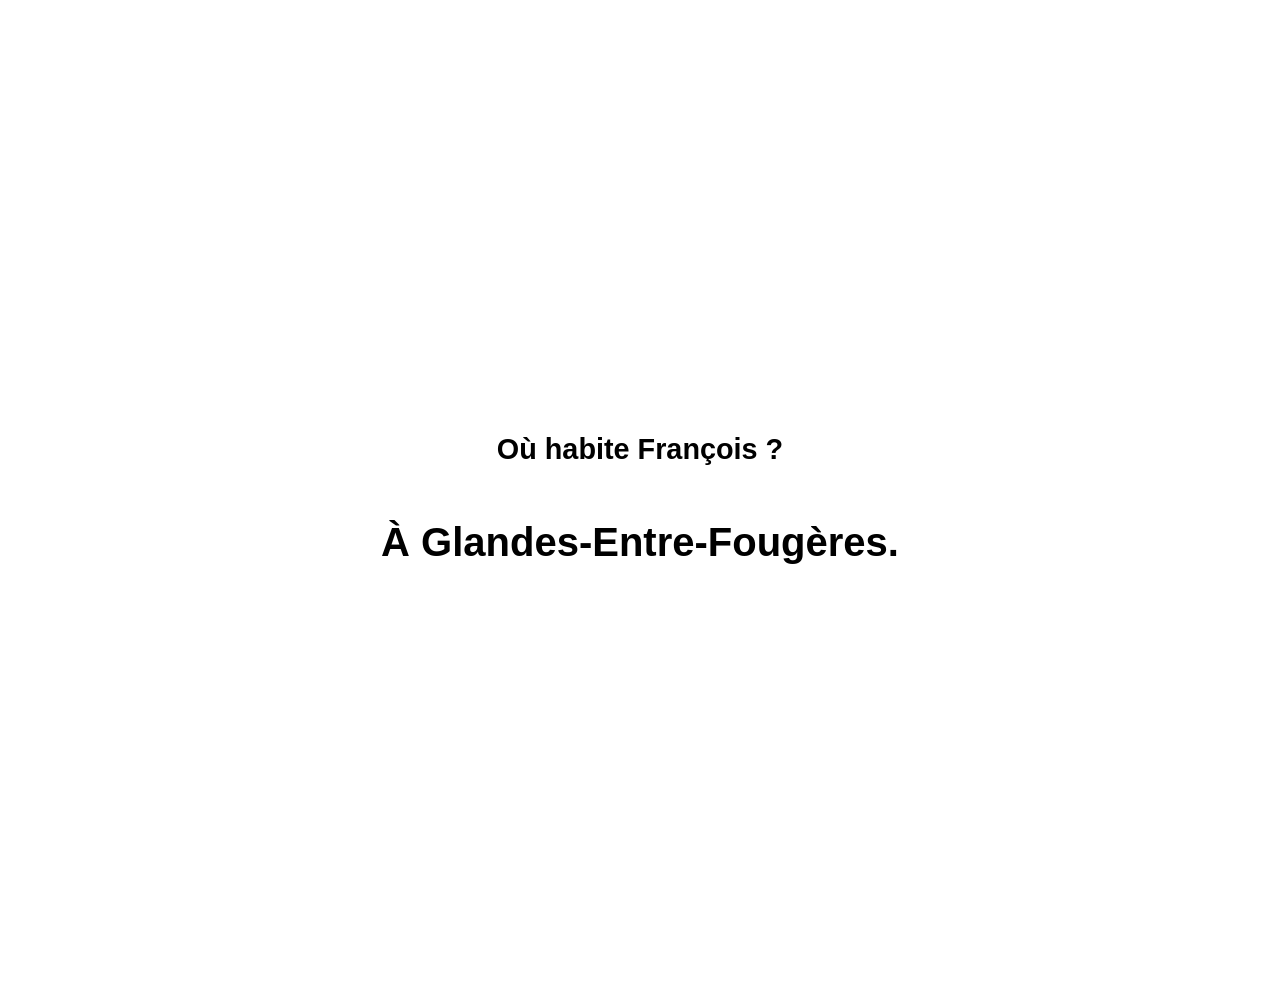
<file: where-lives-francois/index.html>
<!DOCTYPE html>
<html lang="fr">
<head>
    <meta charset="UTF-8">
    <meta name="viewport" content="width=device-width, initial-scale=1.0">
    <title>Où habite François ?</title>
    <link rel="icon" href="data:image/svg+xml,<svg xmlns='http://www.w3.org/2000/svg' viewBox='0 0 100 100'><text y='.9em' font-size='90'>🌳</text></svg>">
    <style>
        body {
            font-family: Arial, sans-serif;
            text-align: center;
            margin: 0;
            padding: 50px 20px;
            min-height: 100vh;
            display: flex;
            flex-direction: column;
            justify-content: center;
            align-items: center;
            position: relative;
            overflow: hidden;
        }
        
        body::before {
            content: '';
            position: absolute;
            top: 0;
            left: 0;
            right: 0;
            bottom: 0;
            background-image: url('https://images.unsplash.com/photo-1448375240586-882707db888b');
            background-size: cover;
            background-position: center;
            background-repeat: no-repeat;
            filter: blur(5px);
            z-index: -2;
        }
        
        body::after {
            content: '';
            position: absolute;
            top: 0;
            left: 0;
            right: 0;
            bottom: 0;
            background: rgba(255, 255, 255, 0.5);
            z-index: -1;
        }
        
        h1 {
            color: #000;
            margin-bottom: 30px;
            font-size: 2.5em;
            font-weight: bold;
            position: relative;
            z-index: 1;
        }
        
        h2 {
            color: #000;
            font-size: 1.8em;
            font-weight: bold;
            line-height: 1.4;
            position: relative;
            z-index: 1;
        }
    </style>
</head>
<body>
    <h2>Où habite François ?</h2>
    <h1 id="random-text"></h1>

    <script>
        // Placeholder arrays for the 3 string components
        const array1 = [
            "testicules",
            "bourses",
            "couilles",
            "noix",
            "noisettes",
            "joyaux-de-la-couronne",
            "roustons",
            "cacahuètes",
            "bijoux-de-famille",
            "glandes",
            "roupettes",
            "cojones",
            "cacahuètes",
            "burnes",
            "coucougnettes",
            "testicouilles",
            "grelots",
            "glandes",
            "noyaux",
            "glaouis",
        ];
        
        const array2 = [
            "sur",
            "sous",
            "lès",
            "près",
            "en",
            "aux",
            "des",
            "les",
            "devant",
            "derrière",
            "entre",
            "côté",
        ];
        
        const array3 = [
            "arbres",
            "buissons",
            "bosquets",
            "haies",
            "fourrés",
            "ronces",
            "taillis",
            "fougères",
            "souches",
            "troncs",
            "branches",
            "racines",
            "roncières",
            "massifs",
            "vergers",
            "prairies",
            "champs",
            "clairières",
            "herbes",
            "pelouses",
            "gazons",
            "potagers",
            "jardins",
            "parterres",
            "landes",
            "friches",
            "sous-bois",
            "forêts",
            "bambouseraies",
            "vignes",
            "lianes",
            "roseaux",
            "buissonnailles",
            "arbustes",
            "plantes",
            "brindilles",
            "ramures",
            "épines",
            "ronciers"
        ];
        
        // Function to get random element from array
        function getRandomElement(array) {
            return array[Math.floor(Math.random() * array.length)];
        }
        
        // Generate the random text by concatenating 3 random strings
        function generateRandomText() {
            const part1 = getRandomElement(array1);
            const part2 = getRandomElement(array2);
            const part3 = getRandomElement(array3);
            
            return `À ${part1.charAt(0).toUpperCase() + part1.slice(1)}-${part2.charAt(0).toUpperCase() + part2.slice(1)}-${part3.charAt(0).toUpperCase() + part3.slice(1)}.`;
        }
        
        // Set the random text when page loads
        document.getElementById('random-text').textContent = generateRandomText();
    </script>
</body>
</html>
</file>
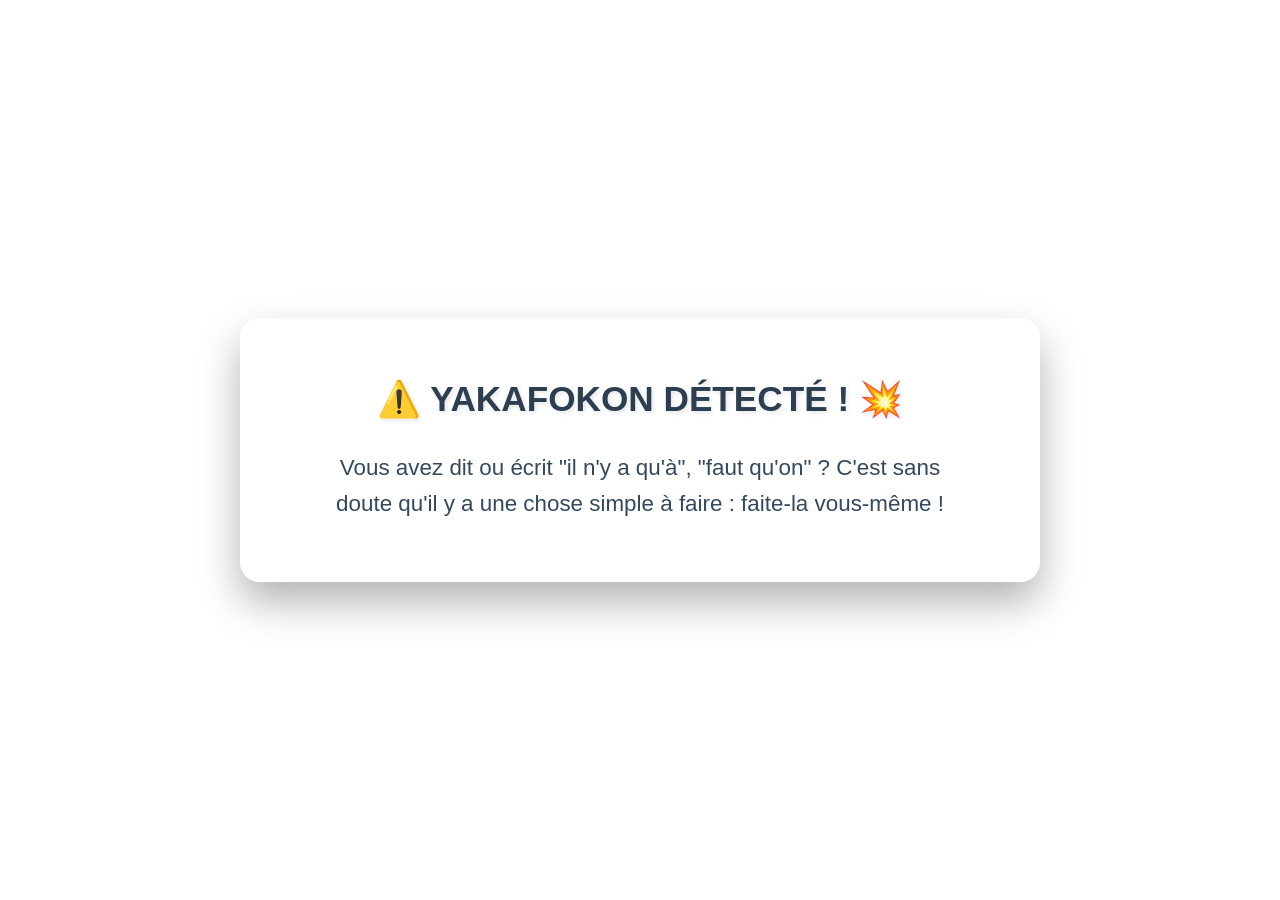
<file: yakafokon/index.html>
<!DOCTYPE html>
<html lang="fr">
<head>
    <meta charset="UTF-8">
    <meta name="viewport" content="width=device-width, initial-scale=1.0">
    <title>Yakafokon Détecté</title>
    <style>
        * {
            margin: 0;
            padding: 0;
            box-sizing: border-box;
        }

        body {
            height: 100vh;
            margin: 0;
            padding: 0;
            display: flex;
            justify-content: center;
            align-items: center;
            font-family: 'Arial', sans-serif;
            position: relative;
            overflow: hidden;
        }

        .background {
            position: fixed;
            top: 0;
            left: 0;
            width: 100%;
            height: 100%;
            background-image: url('https://images.unsplash.com/photo-1461088945293-0c17689e48ac?q=80&w=3542&auto=format&fit=crop&ixlib=rb-4.1.0&ixid=M3wxMjA3fDB8MHxwaG90by1wYWdlfHx8fGVufDB8fHx8fA%3D%3D');
            background-size: cover;
            background-position: center;
            background-repeat: no-repeat;
            filter: blur(8px);
            z-index: -1;
        }

        .container {
            background-color: rgba(255, 255, 255, 0.9);
            padding: 60px 80px;
            border-radius: 20px;
            box-shadow: 0 20px 40px rgba(0, 0, 0, 0.3);
            text-align: center;
            max-width: 800px;
            width: 90%;
            z-index: 1;
            position: relative;
        }

        h1 {
            font-size: 2.2rem;
            color: #2c3e50;
            margin-bottom: 30px;
            font-weight: bold;
            text-shadow: 2px 2px 4px rgba(0, 0, 0, 0.1);
        }

        .subtitle {
            font-size: 1.4rem;
            color: #34495e;
            line-height: 1.6;
            font-weight: 500;
        }

        @media (max-width: 768px) {
            .container {
                padding: 40px 30px;
                margin: 20px;
            }
            
            h1 {
                font-size: 1.6rem;
            }
            
            .subtitle {
                font-size: 1.2rem;
            }
        }
    </style>
</head>
<body>
    <div class="background"></div>
    <div class="container">
        <h1>⚠️ YAKAFOKON DÉTECTÉ ! 💥</h1>
        <p class="subtitle">Vous avez dit ou écrit "il n'y a qu'à", "faut qu'on" ? C'est sans doute qu'il y a une chose simple à faire : faite-la vous-même !</p>
    </div>
</body>
</html>
</file>
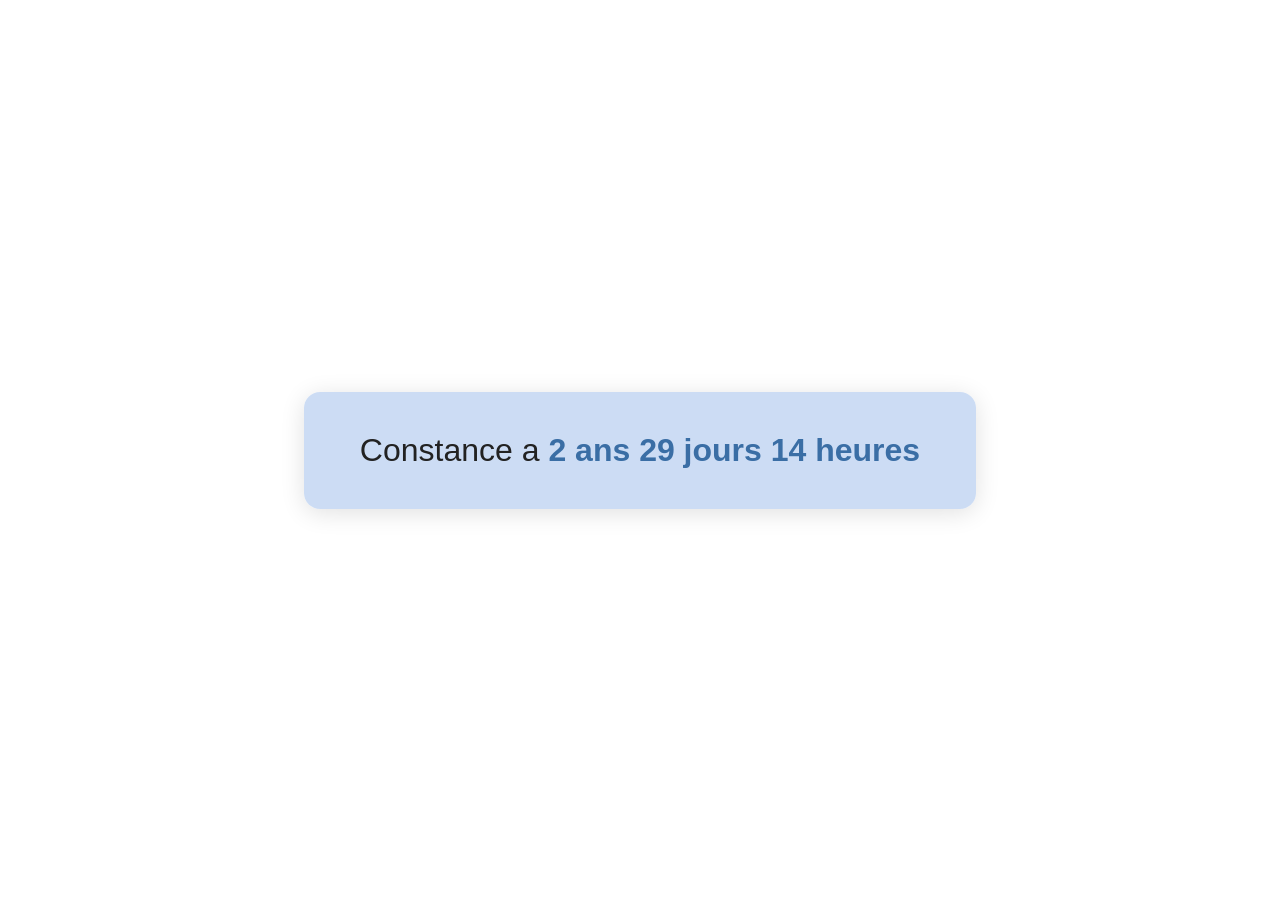
<file: constance/age/index.html>
<!DOCTYPE html>
<html lang="fr">
<head>
    <meta charset="UTF-8">
    <meta name="viewport" content="width=device-width, initial-scale=1.0">
    <title>Âge de Constance</title>
    <style>
                body::before {
                    content: "";
                    position: fixed;
                    top: 0;
                    left: 0;
                    width: 100vw;
                    height: 100vh;
                    z-index: 0;
                    background: url('https://images.unsplash.com/photo-1595076590135-e070743b31c5?q=80&w=1974&auto=format&fit=crop&ixlib=rb-4.1.0&ixid=M3wxMjA3fDB8MHxwaG90by1wYWdlfHx8fGVufDB8fHx8fA%3D%3D') no-repeat center center fixed;
                    background-size: cover;
                    filter: blur(4px) brightness(0.9);
                    opacity: 0.75;
                }
        body {
            min-height: 100vh;
            display: flex;
            align-items: center;
            justify-content: center;
            margin: 0;
            position: relative;
            z-index: 1;
        }
        .encart {
            background: rgba(200, 217, 243, 0.92);
            border-radius: 16px;
            box-shadow: 0 4px 24px rgba(0,0,0,0.12);
            padding: 2.5rem 3.5rem;
            font-size: 2rem;
            font-family: 'Segoe UI', Arial, sans-serif;
            text-align: center;
            color: #222;
            position: relative;
            z-index: 2;
        }
        .age {
            font-weight: bold;
            color: #3a6ea5;
        }
    </style>
</head>
<body>
    <div class="encart">
        Constance a <span class="age" id="age"></span>
    </div>
    <script>
        function computeAge(from) {
            const now = new Date();
            let years = now.getFullYear() - from.getFullYear();
            let months = now.getMonth() - from.getMonth();
            let days = now.getDate() - from.getDate();
            let hours = now.getHours() - from.getHours();
            let minutes = now.getMinutes() - from.getMinutes();
            if (minutes < 0) {
                minutes += 60;
                hours--;
            }
            if (hours < 0) {
                hours += 24;
                days--;
            }
            if (days < 0) {
                // Get days in previous month
                const prevMonth = new Date(now.getFullYear(), now.getMonth(), 0);
                days += prevMonth.getDate();
                months--;
            }
            if (months < 0) {
                months += 12;
                years--;
            }
            return { years, months, days, hours };
        }

        function updateAge() {
            const birth = new Date(2024, 10, 5, 2, 15); // Mois 10 = novembre (0-indexé)
            const { years, months, days, hours } = computeAge(birth);
            let txt = '';
            if (years > 0) txt += years + (years === 1 ? ' an ' : ' ans ');
            if (months > 0) txt += months + (months === 1 ? ' mois ' : ' mois ');
            if (days > 0) txt += days + (days === 1 ? ' jour ' : ' jours ');
            txt += hours + (hours === 1 ? ' heure' : ' heures');
            document.getElementById('age').textContent = txt.trim();
        }
        updateAge();
        setInterval(updateAge, 60 * 1000); // Mettre à jour chaque minute
    </script>
</body>
</html>
</file>
